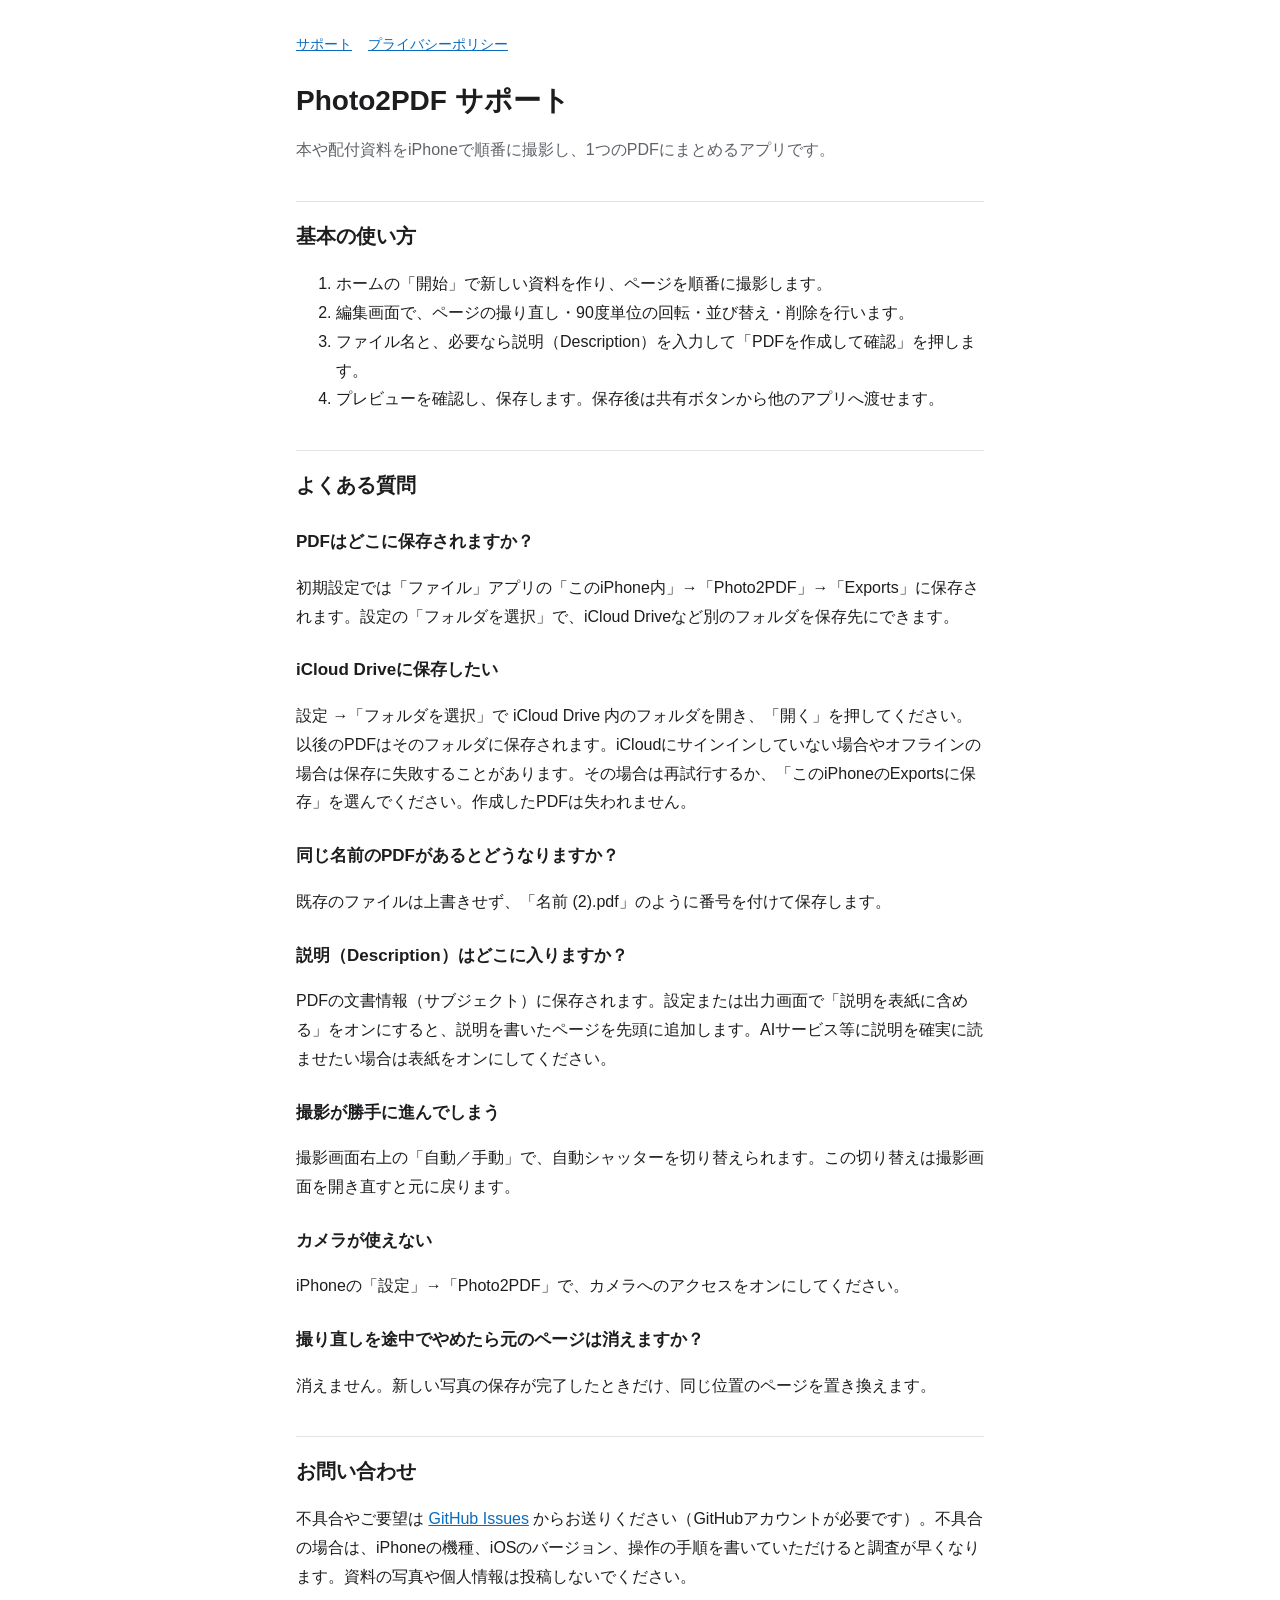
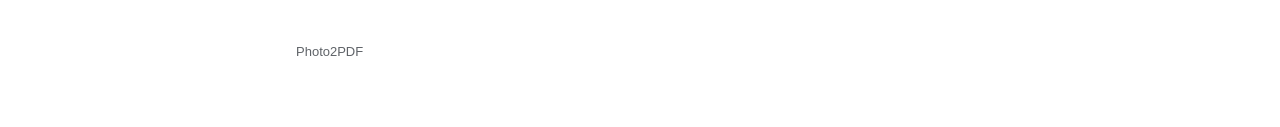
<file: index.html>
<!DOCTYPE html>
<html lang="ja">
<head>
<meta charset="utf-8">
<meta name="viewport" content="width=device-width, initial-scale=1">
<title>Photo2PDF サポート</title>
<link rel="stylesheet" href="style.css">
</head>
<body>
<main>
<nav><a href="./">サポート</a><a href="privacy.html">プライバシーポリシー</a></nav>
<h1>Photo2PDF サポート</h1>
<p class="lead">本や配付資料をiPhoneで順番に撮影し、1つのPDFにまとめるアプリです。</p>

<h2>基本の使い方</h2>
<ol>
<li>ホームの「開始」で新しい資料を作り、ページを順番に撮影します。</li>
<li>編集画面で、ページの撮り直し・90度単位の回転・並び替え・削除を行います。</li>
<li>ファイル名と、必要なら説明（Description）を入力して「PDFを作成して確認」を押します。</li>
<li>プレビューを確認し、保存します。保存後は共有ボタンから他のアプリへ渡せます。</li>
</ol>

<h2>よくある質問</h2>
<h3>PDFはどこに保存されますか？</h3>
<p>初期設定では「ファイル」アプリの「このiPhone内」→「Photo2PDF」→「Exports」に保存されます。設定の「フォルダを選択」で、iCloud Driveなど別のフォルダを保存先にできます。</p>
<h3>iCloud Driveに保存したい</h3>
<p>設定 →「フォルダを選択」で iCloud Drive 内のフォルダを開き、「開く」を押してください。以後のPDFはそのフォルダに保存されます。iCloudにサインインしていない場合やオフラインの場合は保存に失敗することがあります。その場合は再試行するか、「このiPhoneのExportsに保存」を選んでください。作成したPDFは失われません。</p>
<h3>同じ名前のPDFがあるとどうなりますか？</h3>
<p>既存のファイルは上書きせず、「名前 (2).pdf」のように番号を付けて保存します。</p>
<h3>説明（Description）はどこに入りますか？</h3>
<p>PDFの文書情報（サブジェクト）に保存されます。設定または出力画面で「説明を表紙に含める」をオンにすると、説明を書いたページを先頭に追加します。AIサービス等に説明を確実に読ませたい場合は表紙をオンにしてください。</p>
<h3>撮影が勝手に進んでしまう</h3>
<p>撮影画面右上の「自動／手動」で、自動シャッターを切り替えられます。この切り替えは撮影画面を開き直すと元に戻ります。</p>
<h3>カメラが使えない</h3>
<p>iPhoneの「設定」→「Photo2PDF」で、カメラへのアクセスをオンにしてください。</p>
<h3>撮り直しを途中でやめたら元のページは消えますか？</h3>
<p>消えません。新しい写真の保存が完了したときだけ、同じ位置のページを置き換えます。</p>

<h2>お問い合わせ</h2>
<p>不具合やご要望は <a href="https://github.com/matsumuratk/photo2pdf-support/issues">GitHub Issues</a> からお送りください（GitHubアカウントが必要です）。不具合の場合は、iPhoneの機種、iOSのバージョン、操作の手順を書いていただけると調査が早くなります。資料の写真や個人情報は投稿しないでください。</p>

<footer>Photo2PDF</footer>
</main>
</body>
</html>
</file>
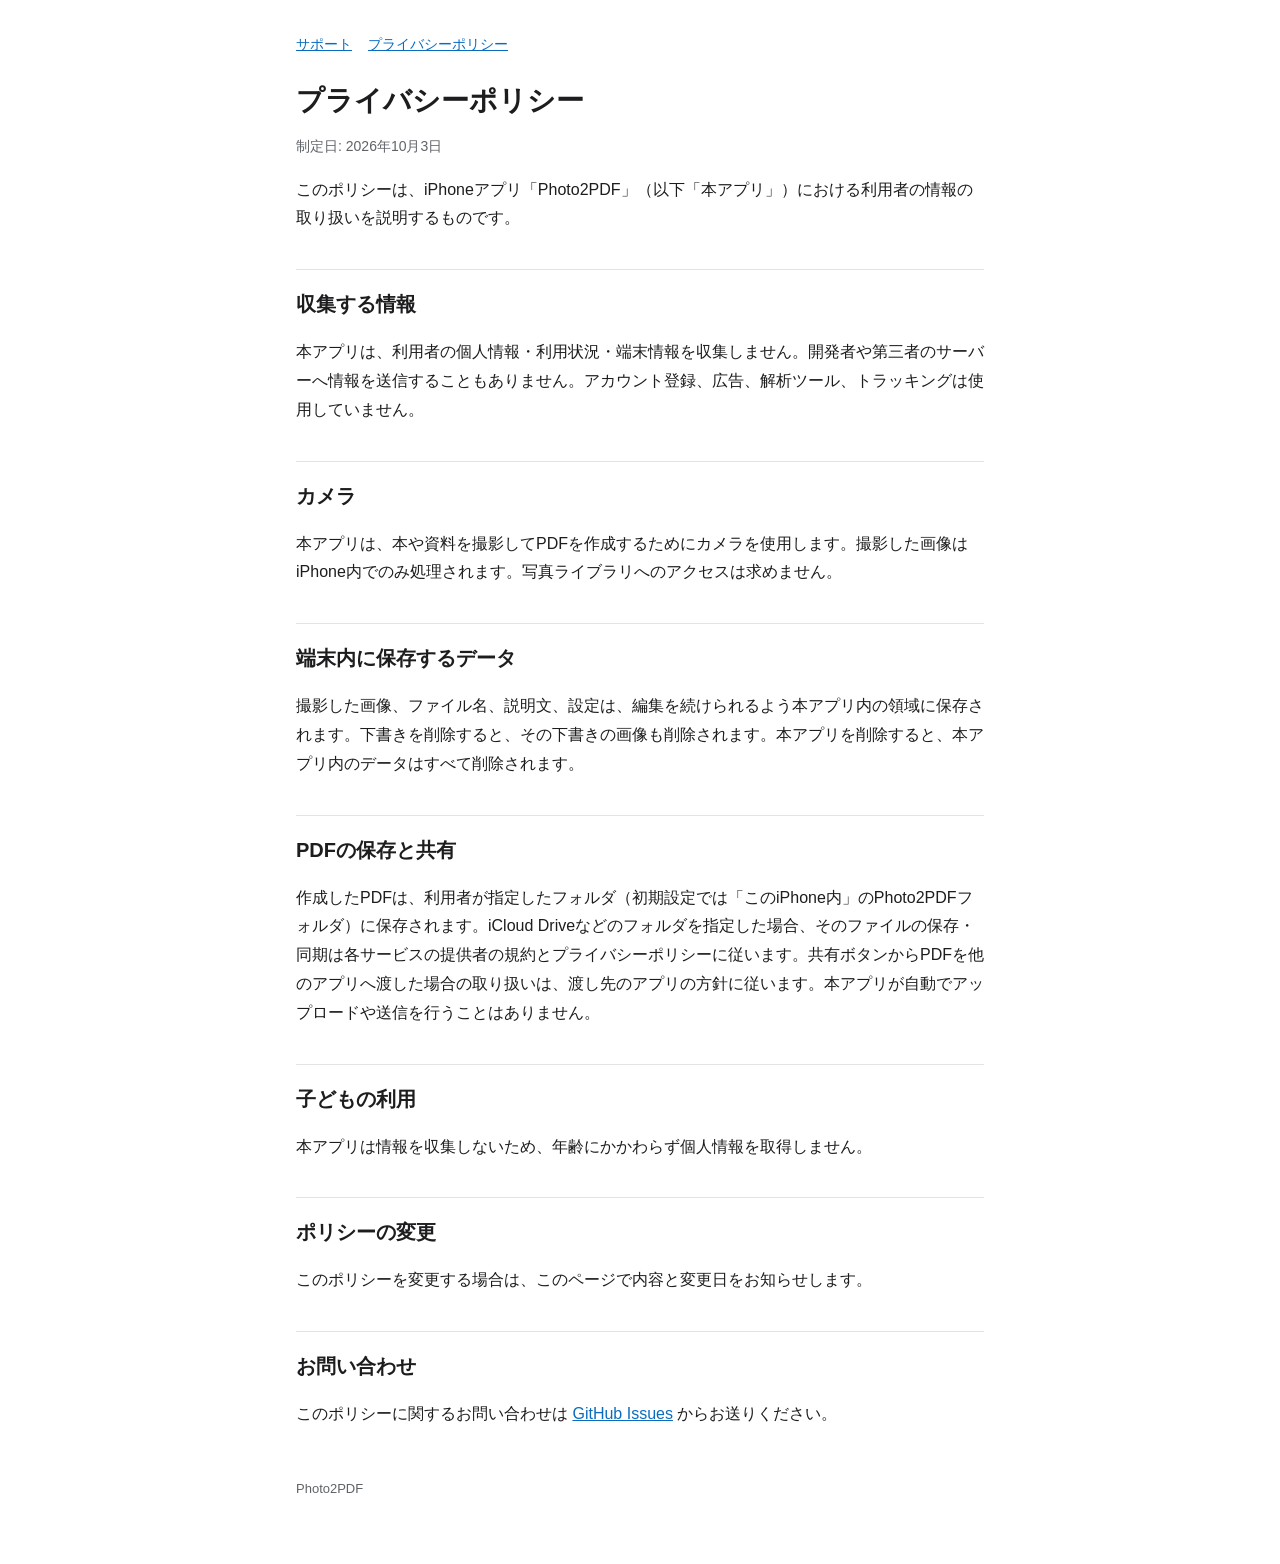
<file: privacy.html>
<!DOCTYPE html>
<html lang="ja">
<head>
<meta charset="utf-8">
<meta name="viewport" content="width=device-width, initial-scale=1">
<title>Photo2PDF プライバシーポリシー</title>
<link rel="stylesheet" href="style.css">
</head>
<body>
<main>
<nav><a href="./">サポート</a><a href="privacy.html">プライバシーポリシー</a></nav>
<h1>プライバシーポリシー</h1>
<p class="meta">制定日: 2026年10月3日</p>
<p>このポリシーは、iPhoneアプリ「Photo2PDF」（以下「本アプリ」）における利用者の情報の取り扱いを説明するものです。</p>

<h2>収集する情報</h2>
<p>本アプリは、利用者の個人情報・利用状況・端末情報を収集しません。開発者や第三者のサーバーへ情報を送信することもありません。アカウント登録、広告、解析ツール、トラッキングは使用していません。</p>

<h2>カメラ</h2>
<p>本アプリは、本や資料を撮影してPDFを作成するためにカメラを使用します。撮影した画像はiPhone内でのみ処理されます。写真ライブラリへのアクセスは求めません。</p>

<h2>端末内に保存するデータ</h2>
<p>撮影した画像、ファイル名、説明文、設定は、編集を続けられるよう本アプリ内の領域に保存されます。下書きを削除すると、その下書きの画像も削除されます。本アプリを削除すると、本アプリ内のデータはすべて削除されます。</p>

<h2>PDFの保存と共有</h2>
<p>作成したPDFは、利用者が指定したフォルダ（初期設定では「このiPhone内」のPhoto2PDFフォルダ）に保存されます。iCloud Driveなどのフォルダを指定した場合、そのファイルの保存・同期は各サービスの提供者の規約とプライバシーポリシーに従います。共有ボタンからPDFを他のアプリへ渡した場合の取り扱いは、渡し先のアプリの方針に従います。本アプリが自動でアップロードや送信を行うことはありません。</p>

<h2>子どもの利用</h2>
<p>本アプリは情報を収集しないため、年齢にかかわらず個人情報を取得しません。</p>

<h2>ポリシーの変更</h2>
<p>このポリシーを変更する場合は、このページで内容と変更日をお知らせします。</p>

<h2>お問い合わせ</h2>
<p>このポリシーに関するお問い合わせは <a href="https://github.com/matsumuratk/photo2pdf-support/issues">GitHub Issues</a> からお送りください。</p>

<footer>Photo2PDF</footer>
</main>
</body>
</html>
</file>
<file: style.css>
:root { --bg: #ffffff; --fg: #1d1d1f; --muted: #5f6368; --line: #e3e3e6; --accent: #0a6cbf; color-scheme: light dark; }
@media (prefers-color-scheme: dark) { :root { --bg: #111214; --fg: #f2f2f4; --muted: #a8abb2; --line: #2c2e33; --accent: #6cb6ff; } }
* { box-sizing: border-box; }
body { margin: 0; background: var(--bg); color: var(--fg); font: 16px/1.8 -apple-system, BlinkMacSystemFont, "Hiragino Sans", "Noto Sans JP", sans-serif; }
main { max-width: 720px; margin: 0 auto; padding: 32px 16px 64px; }
nav { display: flex; gap: 16px; font-size: 14px; margin-bottom: 24px; }
a { color: var(--accent); }
h1 { font-size: 28px; line-height: 1.4; margin: 0 0 8px; }
h2 { font-size: 20px; margin: 36px 0 8px; padding-top: 16px; border-top: 1px solid var(--line); }
h3 { font-size: 17px; margin: 24px 0 4px; }
.lead, .meta { color: var(--muted); }
.meta { font-size: 14px; }
footer { margin-top: 48px; font-size: 13px; color: var(--muted); }
</file>
